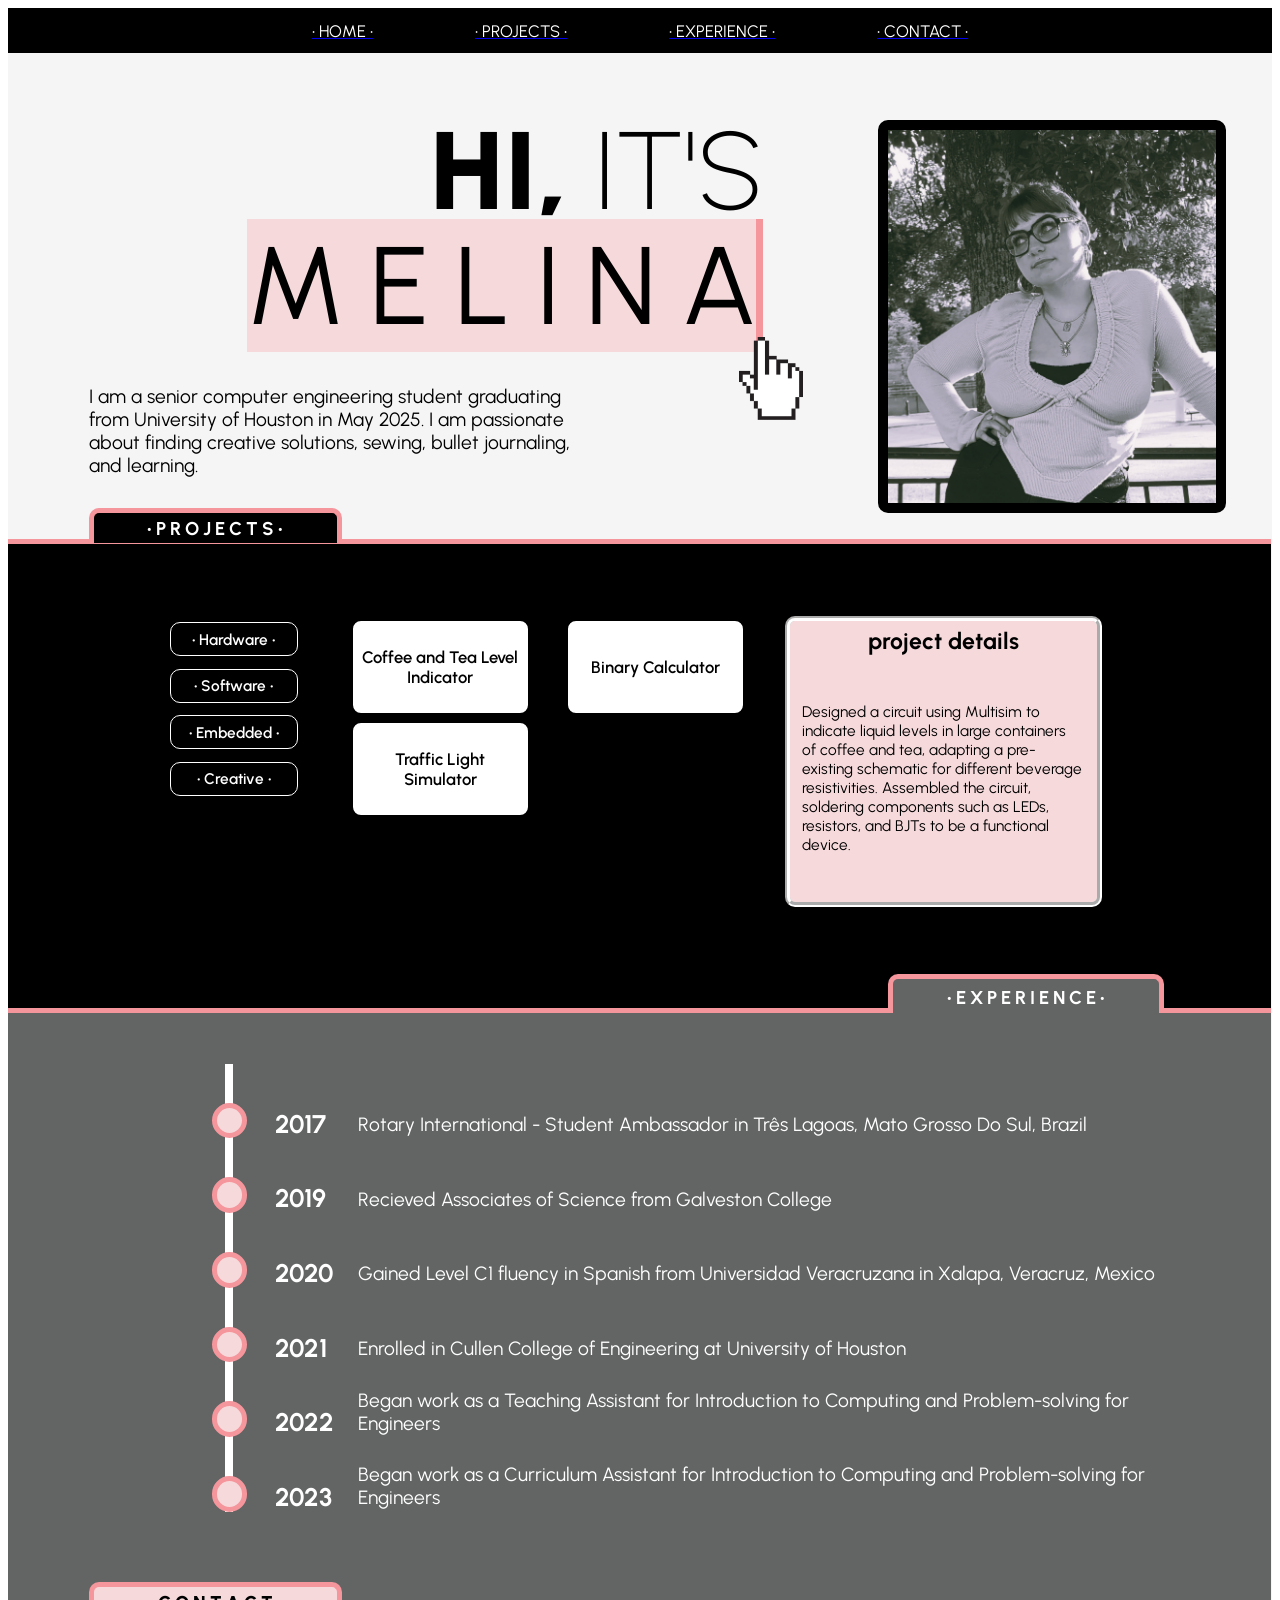
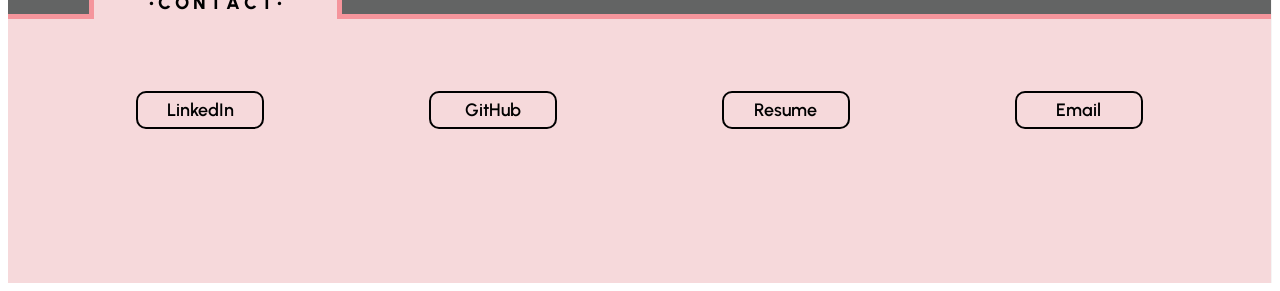
<file: index.html>
<!DOCTYPE html>
<html lang="en">
<head>
    <meta charset="UTF-8">
    <meta name="viewport" content="width=device-width, initial-scale=1.0">
    <title>Melina Moore</title>
    <link rel="stylesheet" href="melina_moore_portfolio.css">
    <script src="melina_moore_portfolio.js"></script>
    <link rel="preconnect" href="https://fonts.googleapis.com">
    <link rel="preconnect" href="https://fonts.gstatic.com" crossorigin>
    <link href="https://fonts.googleapis.com/css2?family=Righteous&display=swap" rel="stylesheet">
    <link rel="preconnect" href="https://fonts.googleapis.com">
    <link rel="preconnect" href="https://fonts.gstatic.com" crossorigin>
    <link href="https://fonts.googleapis.com/css2?family=Righteous&family=Urbanist:ital,wght@0,100..900;1,100..900&display=swap" rel="stylesheet">
</head>

<body>
    <div class = "main">
        <header class="navbar">
            <a href="#to-home"><div class="nav-item">• HOME •</div></a>
            <a href="#to-projects"><div class="nav-item">• PROJECTS •</div></a>
            <a href="#to-experience"><div class="nav-item">• EXPERIENCE •</div></a>
            <a href="#to-contact"><div class="nav-item">• CONTACT •</div></a>
        </header>

        <div class="grid-container">
            <div class="intro" id="to-home">
                <span class= "hey"> HI,</span> IT'S
            </div>
            <div class="intro-name"><span class="name">M E L I N A</span></div>
            
            <div class="grid-item"><span class="empty"> </span> </div>
            <div class="grid-item"><span class="empty"> </span> </div>
            <img src="melina_pic.png" class="profile-pic">
            <img src="hand-cursor.png" class="hand-cursor-pic">
            
            <div class="about-me"> 
                I am a senior computer engineering student graduating 
                from University of Houston in May 2025. I am passionate 
                about finding creative solutions, sewing, bullet journaling, and learning.
            </div>
            <div class="row-5"> </div>
            <!-- ***************************   PROJECTS TAB STARTS   *************************** -->
            <div class="project-tab" id="to-projects">• P R O J E C T S •</div> 
            <div class="project-section" >
                <div class="project-filter-section"> 
                    &ensp;<button class = "project-filter-buttons" id="hardware-button" onclick = "changeProjects(1, this)">• Hardware •</button><br>
                    &ensp;<button class = "project-filter-buttons" id="software-button" onclick = "changeProjects(2, this)">• Software •</button><br>
                    &ensp;<button class = "project-filter-buttons" id="embedded-button" onclick = "changeProjects(3, this)">• Embedded •</button><br>
                    &ensp;<button class = "project-filter-buttons" id="creative-button" onclick = "changeProjects(4, this)">• Creative •</button><br>
                </div>
                <!-- add another grid in here? -->
            </div>
            <div class="project-grid-container">
                <div class="project-grid-container-grid">
                <button class="project-button" id="button-1" onclick = "changeDetails(1)" >Coffee and Tea Level Indicator</button>
                <button class="project-button" id="button-2" onclick = "changeDetails(2)">Binary Calculator</button>
                <button class="project-button" id="button-3" onclick = "changeDetails(3)">Traffic Light Simulator</button>
                <button class="project-button" id="button-4" onclick = "changeDetails(4)" style="background-color: black; border-style: solid;"></button>
                </div>
            </div>
            <div id="project-details-section">
                <div class="project-deets" id="proyecto">
                    <h1 id="project-details-title">project details</h1>
                    <p id="project-details-text">
                        Designed a circuit using Multisim to indicate liquid levels in large containers of coffee and tea, adapting a pre-existing schematic for different beverage resistivities. 
                        Assembled the circuit, soldering components such as LEDs, resistors, and BJTs to be a functional device.
                    </p>
                </div>
            </div>
            <div class="row-8"> </div>
            <!-- ***************************   EXPERIENCE TAB STARTS   *************************** -->
            <div class="experience-tab" id="to-experience">• E X P E R I E N C E •</div>
            <div class="row-9"> </div>
            <div class="experience-section-border-1"></div>
            <div class="experience-section-2"></div>
            <div class="experience-section-1">
                    <span class="time-button"></span>
                    <h2 class="timeline-year">2017</h2> 
                    <p class ="timeline-details" id="d1">Rotary International - Student Ambassador in Três Lagoas, Mato Grosso Do Sul, Brazil </p> 
                    <span class="time-button"></span>
                    <h2 class="timeline-year">2019</h2> 
                    <p class ="timeline-details" id="d">Recieved Associates of Science from Galveston College</p> 
                    <span class="time-button"></span>
                    <h2 class="timeline-year">2020</h2> 
                    <p class ="timeline-details" id="d3">Gained Level C1 fluency in Spanish from Universidad Veracruzana in Xalapa, Veracruz, Mexico</p> 
                    <span class="time-button"></span>
                    <h2 class="timeline-year">2021</h2> 
                    <p class ="timeline-details" id="d4">Enrolled in Cullen College of Engineering at University of Houston</p> 
                    <span class="time-button"></span>
                    <h2 class="timeline-year">2022</h2> 
                    <p class ="timeline-details" id="d5">Began work as a Teaching Assistant for Introduction to Computing and Problem-solving for Engineers</p> 
                    <span class="time-button"></span>
                    <h2 class="timeline-year">2023</h2> 
                    <p class ="timeline-details" id="d6">Began work as a Curriculum Assistant for Introduction to Computing and Problem-solving for Engineers</p>
            </div> 
            <div class="experience-section-3"></div>
            <div class="experience-section-border-2"></div>
            <!-- ***************************   CONTACT TAB STARTS   *************************** -->
            <div class="row-12">  </div>
            <div class="row-12-side-right">  </div>
            <div class="buttons-class" id="to-contact">
                <a href="https://www.linkedin.com/in/melina-moore-52515b24b"><button>LinkedIn</button></a>
                <a href="https://www.github.com/melinabobina"><button>GitHub</button></a>
                <a href="MelinaMooreResumeFall2024.pdf"><button>Resume</button></a>
                <a href="mailto:mdmoor21@cougarnet.uh.edu"><button>Email</button></a>
            </div>
            <div class="row-12-side-left">  </div> 
            <div class="contact-tab">• C O N T A C T •</div>
            <div class="row-13"></div>
            <div class="grid-item"></div>
            
        </div>
    </div>
</body>
</html>
</file>
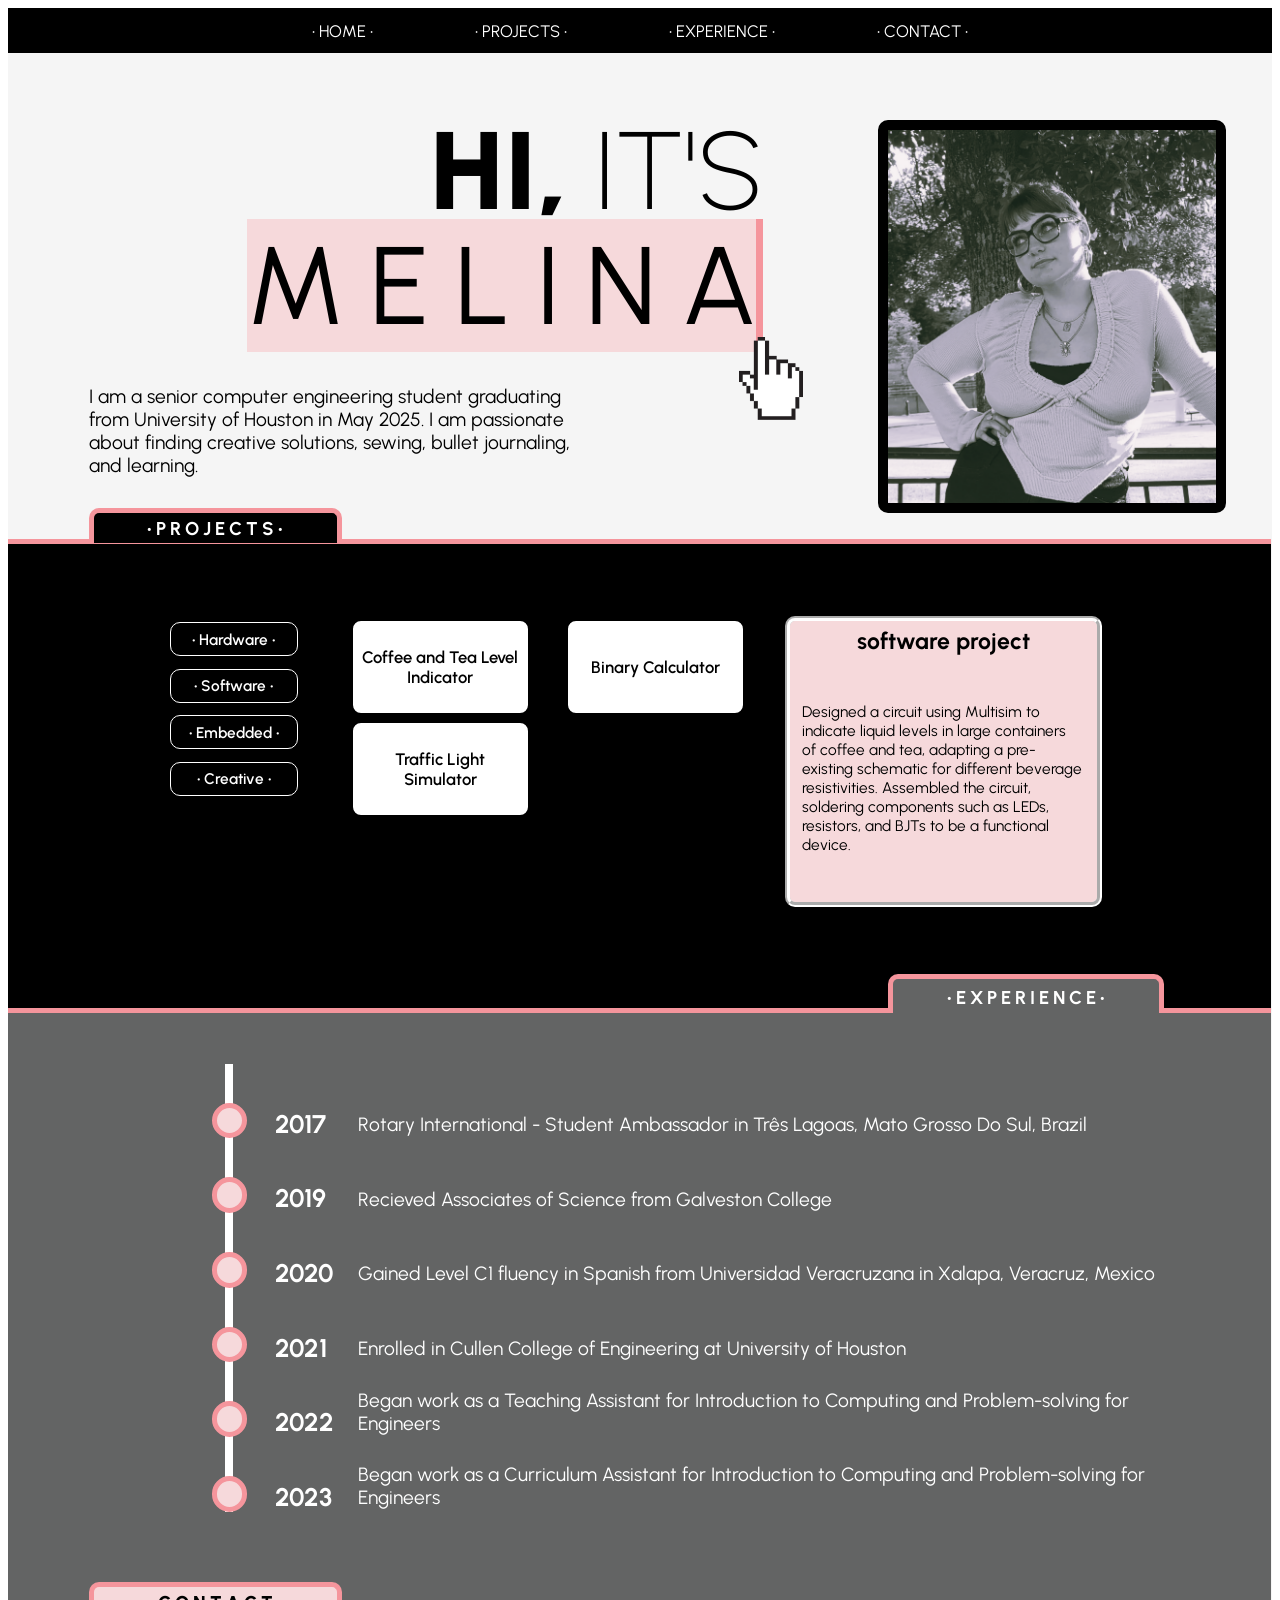
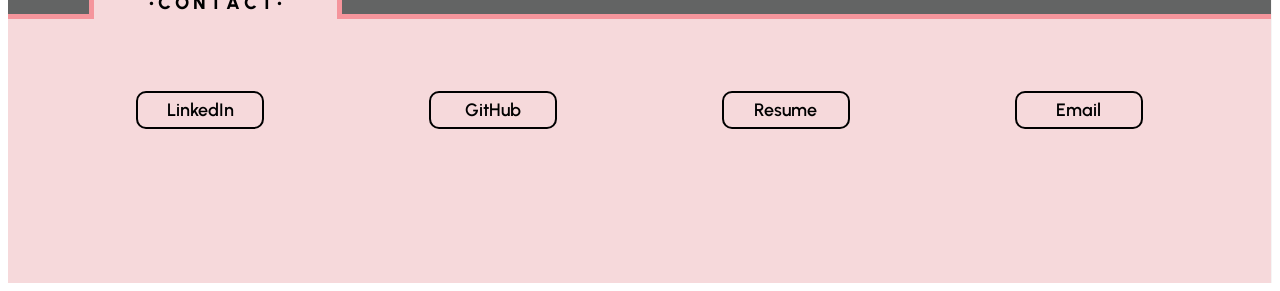
<file: melina_moore_portfolio.html>
<!DOCTYPE html>
<html lang="en">
<head>
    <meta charset="UTF-8">
    <meta name="viewport" content="width=device-width, initial-scale=1.0">
    <title>Melina Moore</title>
    <link rel="stylesheet" href="melina_moore_portfolio.css">
    <script src="melina_moore_portfolio.js"></script>
    <link rel="preconnect" href="https://fonts.googleapis.com">
    <link rel="preconnect" href="https://fonts.gstatic.com" crossorigin>
    <link href="https://fonts.googleapis.com/css2?family=Righteous&display=swap" rel="stylesheet">
    <link rel="preconnect" href="https://fonts.googleapis.com">
    <link rel="preconnect" href="https://fonts.gstatic.com" crossorigin>
    <link href="https://fonts.googleapis.com/css2?family=Righteous&family=Urbanist:ital,wght@0,100..900;1,100..900&display=swap" rel="stylesheet">
</head>

<body>
    <div class = "main">
        <header class="navbar">
            <div class="nav-item">• HOME •</div>
            <div class="nav-item">• PROJECTS •</div>
            <div class="nav-item">• EXPERIENCE •</div>
            <div class="nav-item">• CONTACT •</div>
        </header>

        <div class="grid-container">
            <div class="intro">
                <span class= "hey"> HI,</span> IT'S
            </div>
            <div class="intro-name"><span class="name">M E L I N A</span></div>
            
            <div class="grid-item"><span class="empty"> </span> </div>
            <div class="grid-item"><span class="empty"> </span> </div>
            
            <img src="melina_pic.png" class="profile-pic">
            
            <img src="hand-cursor.png" class="hand-cursor-pic">
            
            <div class="about-me"> 
                I am a senior computer engineering student graduating 
                from University of Houston in May 2025. I am passionate 
                about finding creative solutions, sewing, bullet journaling, and learning.
            </div>
            <div class="row-5"> </div>
            <!-- ***************************   PROJECTS TAB STARTS   *************************** -->
            <div class="project-tab">• P R O J E C T S •</div> 
            <div class="project-section">
                <div class="project-filter-section"> 
                    &ensp;<button class = "project-filter-buttons" id="hardware-button" onclick = "changeProjects(1, this)">• Hardware •</button><br>
                    &ensp;<button class = "project-filter-buttons" id="software-button" onclick = "changeProjects(2, this)">• Software •</button><br>
                    &ensp;<button class = "project-filter-buttons" id="embedded-button" onclick = "changeProjects(3, this)">• Embedded •</button><br>
                    &ensp;<button class = "project-filter-buttons" id="creative-button" onclick = "changeProjects(4, this)">• Creative •</button><br>
                </div>
                <!-- add another grid in here? -->
            </div>
            <div class="project-grid-container">
                <div class="project-grid-container-grid">
                <button class="project-button" id="button-1" onclick = "changeDetails(1)" >Coffee and Tea Level Indicator</button>
                <button class="project-button" id="button-2" onclick = "changeDetails(2)">Binary Calculator</button>
                <button class="project-button" id="button-3" onclick = "changeDetails(3)">Traffic Light Simulator</button>
                <button class="project-button" id="button-4" onclick = "changeDetails(4)" style="background-color: black; border-style: solid;"></button>
                </div>
            </div>
            <div id="project-details-section">
                <div class="project-deets" id="proyecto">
                    <h1 id="project-details-title">software project</h1>
                    <p id="project-details-text">
                        Designed a circuit using Multisim to indicate liquid levels in large containers of coffee and tea, adapting a pre-existing schematic for different beverage resistivities. 
                        Assembled the circuit, soldering components such as LEDs, resistors, and BJTs to be a functional device.
                    </p>
                </div>
            </div>
            <div class="row-8"> </div>
            <!-- ***************************   EXPERIENCE TAB STARTS   *************************** -->
            <div class="experience-tab">• E X P E R I E N C E •</div>
            <div class="row-9"> </div>
            <div class="experience-section-border-1"></div>
            <div class="experience-section-2"></div>
            <div class="experience-section-1">
                    <span class="time-button"></span>
                    <h2 class="timeline-year">2017</h2> 
                    <p class ="timeline-details">Rotary International - Student Ambassador in Três Lagoas, Mato Grosso Do Sul, Brazil </p> 
                    <span class="time-button"></span>
                    <h2 class="timeline-year">2019</h2> 
                    <p class ="timeline-details">Recieved Associates of Science from Galveston College</p> 
                    <span class="time-button"></span>
                    <h2 class="timeline-year">2020</h2> 
                    <p class ="timeline-details">Gained Level C1 fluency in Spanish from Universidad Veracruzana in Xalapa, Veracruz, Mexico</p> 
                    <span class="time-button"></span>
                    <h2 class="timeline-year">2021</h2> 
                    <p class ="timeline-details">Enrolled in Cullen College of Engineering at University of Houston</p> 
                    <span class="time-button"></span>
                    <h2 class="timeline-year">2022</h2> 
                    <p class ="timeline-details">Began work as a Teaching Assistant for Introduction to Computing and Problem-solving for Engineers</p> 
                    <span class="time-button"></span>
                    <h2 class="timeline-year">2023</h2> 
                    <p class ="timeline-details">Began work as a Curriculum Assistant for Introduction to Computing and Problem-solving for Engineers</p>
            </div> 
            <div class="experience-section-3"></div>
            <div class="experience-section-border-2"></div>
            <!-- ***************************   CONTACT TAB STARTS   *************************** -->
            <div class="row-12">  </div>
            <div class="row-12-side-right">  </div>
            <div class="buttons-class">
                <a href="https://www.linkedin.com/in/melina-moore-52515b24b"><button>LinkedIn</button></a>
                <a href="https://www.github.com/melinabobina"><button>GitHub</button></a>
                <a href="MelinaMooreResumeFall2024.pdf"><button>Resume</button></a>
                <a href="mailto:mdmoor21@cougarnet.uh.edu"><button>Email</button></a>
            </div>
            <div class="row-12-side-left">  </div> 
            <div class="contact-tab">• C O N T A C T •</div>
            <div class="row-13"></div>
            <div class="grid-item"></div>
            
        </div>
    </div>
</body>
</html>
</file>
<file: melina_moore_portfolio.css>
/*
color palette 
#F7EFDA Parchment 
#BADD7F Pistachio
#efaca5 Melon
#3e8440 fern green

petal pink #d2a1a2
moss #83876f
*/

/*------- The font: -------*/

.urbanist {
    font-family: "Urbanist", sans-serif;
    font-optical-sizing: auto;
    font-style: normal;
  }
.main{
    background-color: whitesmoke;
    margin: 0%;
}
/*---------------------------- NAVBAR ----------------------------*/
.navbar {
    font-family:  "Urbanist", sans-serif;
    display: flex;
    justify-content: space-around;
    padding: 1% 20% 1% 20%;
    background-color: black;
    /*border-bottom: 1% solid #eaeaea;*/
}
.nav-item {
    color: white; 
    font-size: 1.3vw;
    cursor: pointer;
}
html {
    scroll-behavior: smooth;
}
/*------- Grid -------*/
.grid-container {
    margin-top: 4%;
    font-family:  "Urbanist", sans-serif;
    display: grid;
    grid-template-columns: 5.5% 20% 6% 12.3% 12.3% 6% 12.5% 12.5% 5.5%;
    grid-template-rows: 9vw 10vw 6vw 9vw 6vw 11vw 16vw 4vw 4vw 35vw 8vw 6vw 10vw 5vw;
    column-gap: .9vw;
    row-gap: 0; 
}
.grid-item {
    font-size: 1vw;
}
/*---------------------------- HOME ----------------------------*/
.intro {
    grid-area: 1/2/2/6;
    font-size: 8.6vw;
    font-weight: 200;
    margin-left: auto;
}
.hey {
    font-weight: 900; 
}
.intro-name {
    grid-area: 2/2/3/6;
    font-size: 8.6vw;
    margin-left: auto;
}
.name {
    align-content: right;
    background-color: #F6d9db;
    border-right: .6vw solid #f5959c;
}
/*------- Images -------*/
.hand-cursor-pic {
    margin-top: -.8vw;
    margin-left: -2.8vw; 
    grid-area: 3/6/4/7;
    width:85%;
}
.profile-pic {
    margin:5%;
    grid-area: 1/7/3/9;
    width: 100%;
    border-radius: 10px;
    border: 10px solid black;
}
/*------- Buttons -------*/
.buttons-class{
    grid-area: 13/1/14/10;
    display: flex;
    justify-content: space-between;
    background-color: #F6d9db;
    padding-left: 10vw;
    padding-right: 10vw;
}
button {
    background-color: #F6d9db;;
    font-family:  "Urbanist", sans-serif;
    font-weight: 600;
    font-size: 1.4vw;
    border: 2.5px solid black;
    border-radius: 10px;
    color: black; 
    cursor: pointer;
    width: 10vw; 
    padding: .5vw;
    cursor: pointer;
}
/*------- Blank space -------*/
.empty{
    background-color: white;
}
/*------- smaller about me -------*/
.about-me {
    margin-top: 3vw; 
    grid-area: 3/2/4/5;
    font-size: 1.5vw;
}

/*---------------------------- Project AREA ----------------------------*/
.row-5 {
    border-top: .4vw solid #f5959c;
    background-color: black;
    grid-area: 5/1/6/10;
}
.project-tab { 
    display: flex;
    justify-content: center;
    margin-top: 6.6vw;
    margin-bottom: 5.65vw;
    padding-top: .3vw;
    grid-area: 4/2/6/3;
    font-size: 1.45vw; 
    background-color: black;
    border-top-left-radius: 10px;
    border-top-right-radius: 10px;
    border-top: .4vw solid #f5959c;
    border-left: .4vw solid #f5959c;
    border-right: .4vw solid #f5959c;
    color: white; 
    font-weight: bold;
}
.project-section{
    background-color: black;
    grid-area: 6/1/8/7;
    display : flex; 
    justify-items: center;
}
.project-filter-section {
    background-color: black;
}
.project-filter-buttons{
    margin-left: 12vw; 
    margin-right: 1vw; 
    margin-top: 0.5vw;
    margin-bottom: 0.5vw;
    font-size: 1.2vw;
    border: 1px solid white;
    background-color: black;
    border-radius: 10px;
    color: white; 
    cursor: pointer;
    text-justify: center;
    text-align: center;

}
.project-grid-container{
    margin-left: -5%;
    grid-area: 6/3/8/6;
    background-color: black;
    color: white; 
}
.project-grid-container-grid {
    display: grid;
    grid-template-columns: auto auto;
    grid-template-rows: 8vw 8vw;
    background-color: black;
    color: white; 
    justify-content: stretch;
    align-items: stretch;
}
.project-button {
    background-color: white;
    font-size: 1.3vw;
    border-radius: 10px;
    color: black; 
    cursor: pointer;
    place-self: center;
    width: 14vw;
    height: 7.5vw;
}
#project-details-section{
    background-color: black;
    color: white; 
    grid-area: 6/6/8/10;
    margin-left: 2%;
    display: flex;
    align-items: stretch; 
    justify-content: left;
}
.project-deets {
    background-color: #F6d9db;
    border: .4vw groove white;
    font-size: 1.1vw;
    border-radius: 10px;
    color: black;
    /*padding: 1vw;*/
    margin-right: 1vw;
    margin-bottom: 3vw;
    padding:1vw;
    width: 22vw;
    height: 20vw; 
    flex-direction: row;
    align-content: flex-start;
}
h1{
    margin-top: -0.5vw; 
    background: #F6d9db;
    height: 8vh;
    font-size: 1.8vw;
    width: 100%;
    text-align: center;
}
p{
    margin-top:-1vw;
    flex-wrap: wrap;
    font-size: 1.2vw;
    text-align:left;
}

.row-8 {
    border-bottom: .4vw solid #f5959c;
    background-color: black;
    grid-area: 8/1/9/10;
}
/*
#636464
#d4ccdc
#aca8b8
*/
/*---------------------------- EXPERIENCE AREA ----------------------------*/
.experience-tab { 
    display: flex;
    justify-content:center;
    margin: 1vw 2vw 0vw 2vw; 
    grid-area: 8/7/9/9;
    font-size: 1.45vw; 
    background-color: #636464;
    border-top-left-radius: 10px;
    border-top-right-radius: 10px;
    border-top: .4vw solid #f5959c;
    border-left: .4vw solid #f5959c;
    border-right: .4vw solid #f5959c;
    color: white; 
    font-weight: bold;
    padding: 2% 12% 0% 12%; 
    
}
.row-9 {
    background-color: #636464;
    grid-area: 9/1/10/10;
}
.experience-section-border-1{
    grid-area: 10/1/11/3;
    background-color: #636464;
    margin-right: -1vw;
    
}
.experience-section-border-2{
    grid-area: 10/9/11/10;
    background-color: #636464;
    margin-left: -1vw;
}
.experience-section-1 {
    grid-area: 10/3/11/9;
    background-color: #636464;
    margin-left: -10vw;
    border-left: .7vw solid white;
    display:grid; 
    justify-content: space-around;
    grid-template-rows: 1fr 1fr 1fr 1fr 1fr 1fr;
    grid-template-columns: 1fr 2fr 20fr; 
    align-items: flex-end;
}
.time-button{
    margin-left: -1.7vw; 
    justify-self: start;
    background-color:   #F6d9db;
    border: .4vw solid #f5959c;
    width: 2vw;
    height: 2vw;
    border-radius: 50%;
}
.time-button:hover + .timeline-year{
    transform: scale(1.25, 1.25);
    cursor:pointer;
}
.time-button:hover {
    transform: scale(1.25, 1.25);
    cursor:pointer;
}
h2{
    color: white;
    font-size: 2vw;
    margin-bottom: -.01vw;
    text-justify: end;
    text-align: left;
}
.timeline-details{
    color: white;
    margin-bottom: 0.2vw;
    font-size: 1.5vw;
}
.experience-section-2 {
    grid-area: 11/1/12/10;
    background-color: #636464;
}
/*.experience-section-3 {
    grid-area: 12/1/13/10;
    background-color: #636464;
}*/

/*---------------------------- Contacts AREA ----------------------------*/
.row-12 {
    border-top: .4vw solid #f5959c;
    background-color: #F6d9db;
    grid-area: 12/1/13/10;
}
.contact-tab { 
    display: flex;
    justify-content: center;
    margin-top: 5.5vw;
    margin-bottom: -0.4vw;
    padding-top: .3vw;
    grid-area: 11/2/12/3;
    font-size: 1.45vw; 
    background-color: #F6d9db;
    border-top-left-radius: 10px;
    border-top-right-radius: 10px;
    border-top: .4vw solid #f5959c;
    border-left: .4vw solid #f5959c;
    border-right: .4vw solid #f5959c;
    color: black; 
    font-weight: 800;
}

.row-13 {
    background-color: #F6d9db;
    grid-area: 14/1/15/10;
}



@media (max-width: 768px) {
    .grid-container {
        display: grid;
        margin-top: 10%;
        grid-template-columns: 1fr 1fr 1fr;
        grid-template-rows: auto auto auto auto auto auto 12% auto auto 17% 17% auto auto auto auto auto auto; /* Collapse to single column for smaller screens */
    }
    .navbar {
        font-family:  "Urbanist", sans-serif;
        display: flex;
        justify-content: space-around;
        padding: 2% 5% 2% 5%;        
    }
    .nav-item {
        color: white; 
        font-size: 3vw;
        cursor: pointer;
    }
    .profile-pic {
        display: none;
    }
    .intro {
        text-align: end;
        justify-content: end;
        grid-area: 2/1/3/3;
        font-size: 15.6vw;
        font-weight: 200;
        padding-right: 10%;
        padding-top: 10%;
    }
    .hey {
        font-weight: 900; 
    }
    .intro-name {
        grid-area: 3/1/4/4;
        font-size: 15.6vw;
        margin-right: 5%;
    }
    .name {
        align-content: right;
        background-color: #F6d9db;
        border-right: .6vw solid #f5959c;
    }
    /*------- Images -------*/
    .hand-cursor-pic {
        display:flex;
        grid-area: 4/3/5/4;
        width:25%;
        justify-self:flex-end;
    }
    /*------- Blank space -------*/
    .empty{
        background-color: white;
    }
    /*------- smaller about me -------*/
    .about-me {
        padding-top: 5%;
        margin: 6vw 6vw 9vw 6vw; 
        grid-area: 4/1/5/4;
        font-size: 3.5vw;
        text-align: right;
    }
    
    /*---------------------------- Project AREA ----------------------------*/
    .row-5 {
        border-top: .4vw solid #f5959c;
        background-color: black;
        grid-area: 5/1/6/4;
    }
    .project-tab { 
        display: flex;
        justify-content: center;
        margin-top: -4vw;
        margin-bottom: 6vw;
        margin-left: 5%;
        padding-top: .3vw;
        grid-area: 5/1/6/2;
        font-size: 3vw; 
        color: white; 
        font-weight: bold;
    }
    .project-section{
        background-color: black;
        grid-area: 6/1/8/3;
        padding-left: 5%;
        display : flex; 
        justify-items: center;
    }
    .project-filter-section {
        background-color: black;
    }
    .project-filter-buttons{
        margin: 0.2vw 0vw 0.2vw 0vw;
        padding: .5vw .5vw .5vw .5vw;
        font-size: 2.5vw;
        width: 5rem;
        height: -2rem;
        border: 1px solid white;
    }
    .project-grid-container{
        margin-left: -20%;
        margin-right: -5%;
        grid-area: 6/2/8/3;
        background-color: black;
        color: white; 
    }
    .project-grid-container-grid {
        display: grid;
        grid-template-columns: auto;
        grid-template-rows: 1fr 1fr 1fr 1fr;
        background-color: black;
        color: white; 
        justify-content: space-around;
        align-items: start;
    }
    .project-button {
        background-color: white;
        font-size: 2vw;
        border-radius: 10px;
        color: black; 
        width: 6rem;
        height: 15vw;
    }
    #project-details-section{
        background-color: black;
        color: white; 
        grid-area: 6/3/8/4;
        margin-left: 2%;
        display: flex;
        align-items: stretch; 
        justify-content: left;
    }
    .project-deets {
        background-color: #F6d9db;
        border: .4vw groove white;
        font-size: 1.1vw;
        border-radius: 10px;
        color: black;
        margin-right: 1vw;
        margin-bottom: 3vw;
        padding:1vw;
        width: 22vw;
        height: 10rem; 
        flex-direction: row;
        align-content: flex-start;
    }
    h1{
        margin-top: -0.5vw; 
        background: #F6d9db;
        height: 8vh;
        font-size: 2.5vw;
        width: 100%;
        text-align: center;
    }
    p{
        margin-top:-6vw;
        flex-wrap: wrap;
        font-size: 2vw;
        text-align:left;
    }
    .row-8 {
        border-bottom: .4vw solid #f5959c;
        background-color: black;
        grid-area: 8/1/9/4;
    }
    .experience-tab { 
        display: flex;
        justify-content:center;
        margin: 1vw 2vw 0vw -2vw; 
        grid-area: 8/3/9/4;
        font-size: 3vw; 
        font-weight: bold;
        padding: 3% 5% 0% 5%; 
    }
    .row-9 {
        background-color: #636464;
        grid-area: 9/1/10/4;
    }
    .experience-section-border-1{
        grid-area: 10/1/12/4;
        background-color: #636464;
        padding: 2%;
        padding-bottom: -12%;
        margin: 0%;
    }
    .experience-section-border-2{
        display:none;
    }
    .experience-section-1 {
        margin: -0.1% 5% 0% 5%;
        padding-bottom: -12%;
        grid-area: 10/1/12/4;  
        display:grid; 
        justify-content: space-around;
        grid-template-rows: 15% 15% 15% 15% 15% 15%;
        grid-template-columns: 1fr 2fr 14fr; 
        align-items: flex-end;
    }
    
    .time-button{
        margin-left: -1.7vw; 
        justify-self: start;
        align-self: center;
        background-color:   #F6d9db;
        border: .4vw solid #f5959c;
        width: 2vw;
        height: 2vw;
        border-radius: 50%;
    }
    h2{
        color: white;
        font-size: 4vw;
        align-self: center;
        margin-left: -2vw;
        text-justify: end;
        text-align: left;
    }
    .timeline-details{
        padding: 1vw 0vw 2.2vw 0vw;
        color: white;
        margin-left: 1vw;
        font-size: 2.4vw;
    }
    .experience-section-2 {
        grid-area: 11/1/12/3;
        background-color: #636464;
    }
    .experience-section-3 {
        margin-top: -10%;
        grid-area: 12/1/13/4;
        height: 200%;
        background-color: #636464;
    }
    
    /*---------------------------- Contacts AREA ----------------------------*/
    .row-12 {
        border-top: .4vw solid #f5959c;
        background-color: #F6d9db;
        grid-area: 13/1/14/3;
    }
    .contact-tab { 
        display: flex;
        justify-content: center;
        margin-top: -15%;
        margin-bottom: -0.5vw;
        margin-left: 5%;
        padding-top: .3vw;
        grid-area: 12/1/13/2;
        font-size: 3vw; 
        background-color: #F6d9db;
        font-weight: 800;
    }
    .row-13 {
        padding: 5%;
        background-color: #F6d9db;
        grid-area: 14/1/15/4;
    }
     /*------- Buttons -------*/
     .buttons-class{
        margin-top: 0%;
        grid-area: 13/1/14/4;
        display: flex;
        justify-content: space-between;
        background-color: #F6d9db;
        border-top: 2px solid #f5959c;
        padding: 7%;
    }
    button {
        font-family:  "Urbanist", sans-serif;
        font-weight: 600;
        font-size: 3vw;
        padding: 15%;
        width: 18vw;
        border: 2px solid black;
        border-radius: 10px;
        color: black; 
    }
}
</file>
